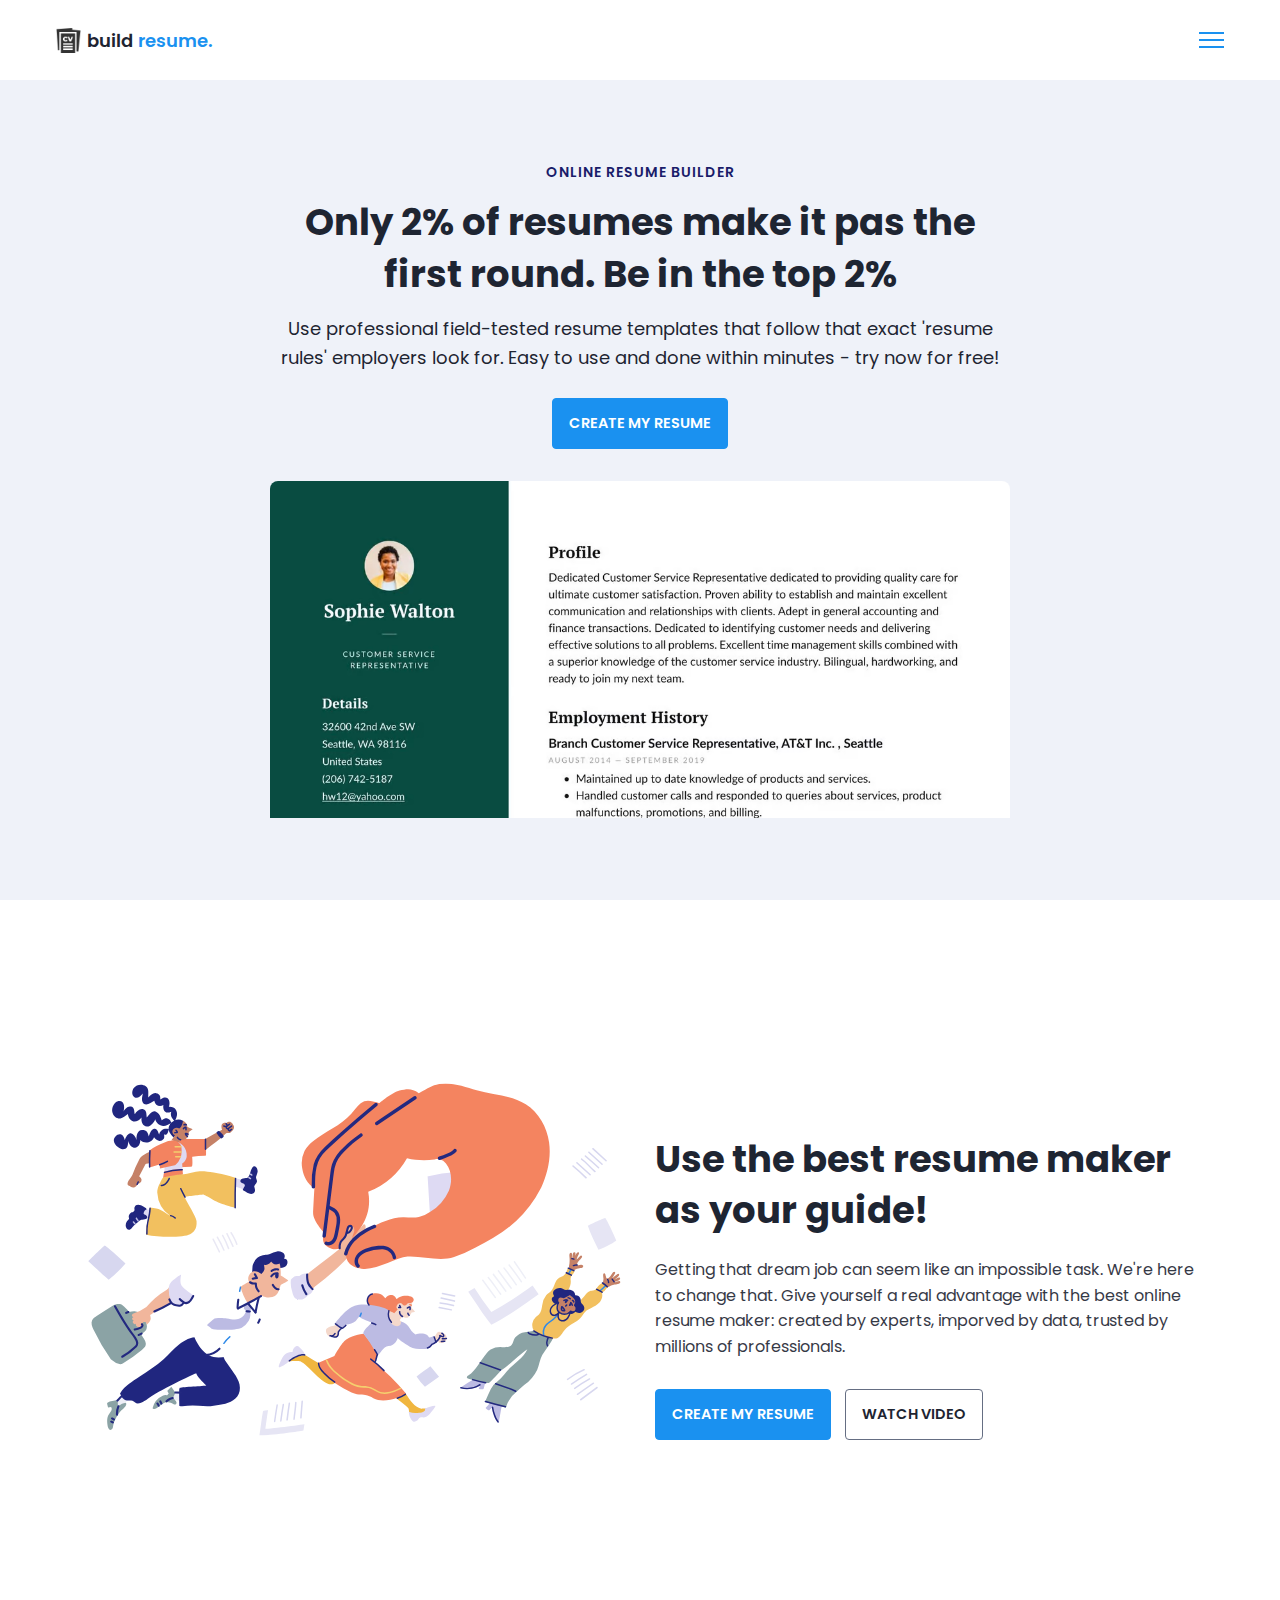
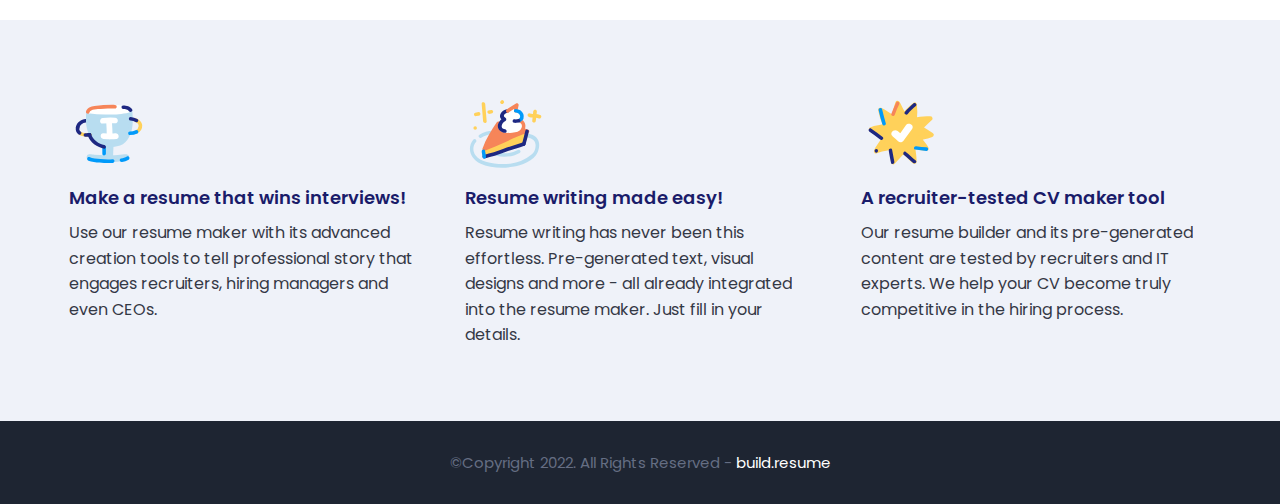
<file: Resume Builder/index.html>
<!DOCTYPE html>
<html>
    <head>
        <meta charset="utf-8">
        <meta http-equiv="X-UA-Compatible" content="IE=edge">
        <title>Home Page</title>
        <meta name="description" content="">
        <meta name="viewport" content="width=device-width, initial-scale=1">
        <link rel="stylesheet" href="css/main.css">
    </head>
    <body>

        <nav class = "navbar bg-white">
            <div class="container">
                <div class = "navbar-content">
                    <div class = "brand-and-toggler">
                        <a href = "index.html" class = "navbar-brand">
                            <img src = "images/curriculum-vitae.png" alt = "" class = "navbar-brand-icon">
                            <span class = "navbar-brand-text">build <span>resume.</span>
                        </a>
                        <button type = "button" class = "navbar-toggler-btn">
                            <div class = "bars">
                                <div class = "bar"></div>
                                <div class = "bar"></div>
                                <div class = "bar"></div>
                            </div>
                        </button>
                    </div>
                </div>
            </div>
        </nav>

        <header class = "header bg-bright" id = "header">
            <div class = "container">
                <div class = "header-content text-center">
                    <h6 class = "text-uppercase text-blue-dark fs-14 fw-6 ls-1">online resume builder</h6>
                    <h1 class = "lg-title">Only 2% of resumes make it pas the first round. Be in the top 2%</h1>
                    <p class = "text-dark fs-18">Use professional field-tested resume templates that follow that exact 'resume rules' employers look for. Easy to use and done within minutes - try now for free!</p>
                    <a href = "resume.html" class = "btn btn-primary text-uppercase">create my resume</a>
                    <img src = "images/dublin-resume-templates.avif">
                </div>
            </div>
        </header>

        <div class="section-one">
            <div class="container">
                <div class = "section-one-content">
                    <div class="section-one-l">
                        <img src = "images/visual-0c7080adf17f1f207276f613447c924f667dab34b7ac415cd7ef653172defd0b.svg">
                    </div>
                    <div class = "section-one-r text-center">
                        <h2 class = "lg-title">Use the best resume maker as your guide!</h2>
                        <p class = "text">Getting that dream job can seem like an impossible task. We're here to change that. Give yourself a real advantage with the best online resume maker: created by experts, imporved by data, trusted by millions of professionals.</p>
                        <div class = "btn-group">
                            <a href = "resume.html" class = "btn btn-primary text-uppercase">create my resume</a>
                            <a href = "#" class = "btn btn-secondary text-uppercase">watch video</a>
                        </div>
                    </div>
                </div>
            </div>
        </div>

        <div class = "section-two bg-bright">
            <div class="container">
                <div class="section-two-content">
                    <div class = "section-items">
                        <div class = "section-item">
                            <div class = "section-item-icon">
                                <img src = "images/feature-1-edf4481d69166ac81917d1e40e6597c8d61aa970ad44367ce78049bf830fbda5.svg" alt = "">
                            </div>
                            <h5 class = "section-item-title">Make a resume that wins interviews!</h5>
                            <p class = "text">Use our resume maker with its advanced creation tools to tell professional story that engages recruiters, hiring managers and even CEOs.</p>
                        </div>

                        <div class = "section-item">
                            <div class = "section-item-icon">
                                <img src = "images/feature-2-a7a471bd973c02a55d1b3f8aff578cd3c9a4c5ac4fc74423d94ecc04aef3492b.svg" alt = "">
                            </div>
                            <h5 class = "section-item-title">Resume writing made easy!</h5>
                            <p class = "text">Resume writing has never been this effortless. Pre-generated text, visual designs and more - all already integrated into the resume maker. Just fill in your details.</p>
                        </div>

                        <div class = "section-item">
                            <div class = "section-item-icon">
                                <img src = "images/feature-3-4e87a82f83e260488c36f8105e26f439fdc3ee5009372bb5e12d9421f32eabdd.svg" alt = "">
                            </div>
                            <h5 class = "section-item-title">A recruiter-tested CV maker tool</h5>
                            <p class = "text">Our resume builder and its pre-generated content are tested by recruiters and IT experts. We help your CV become truly competitive in the hiring process.</p>
                        </div>
                    </div>
                </div>
            </div>
        </div>

        <footer class = "footer bg-dark">
            <div class="container">
                <div class = "footer-content text-center">
                    <p class="fs-15">&copy;Copyright 2022. All Rights Reserved - <span>build.resume</span></p>
                </div>
            </div>
        </footer>
        
    </body>
</html>
</file>
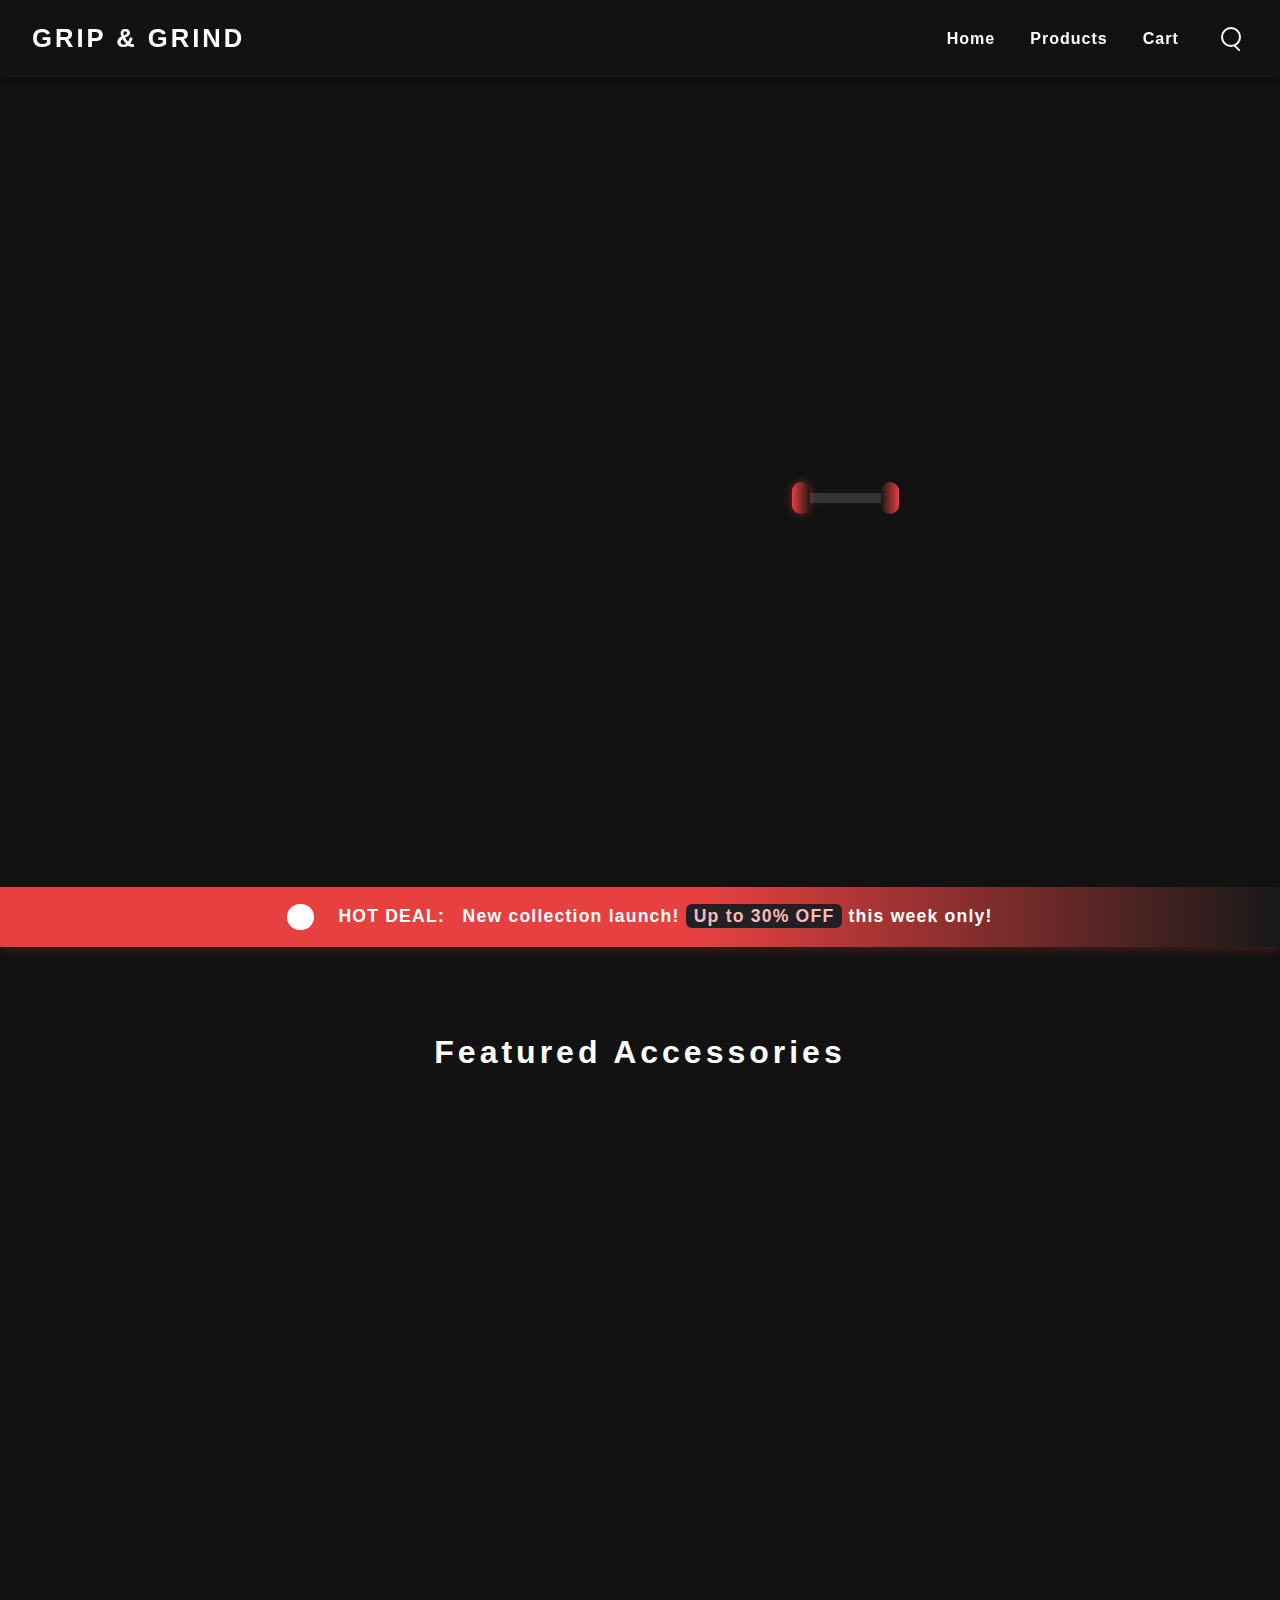
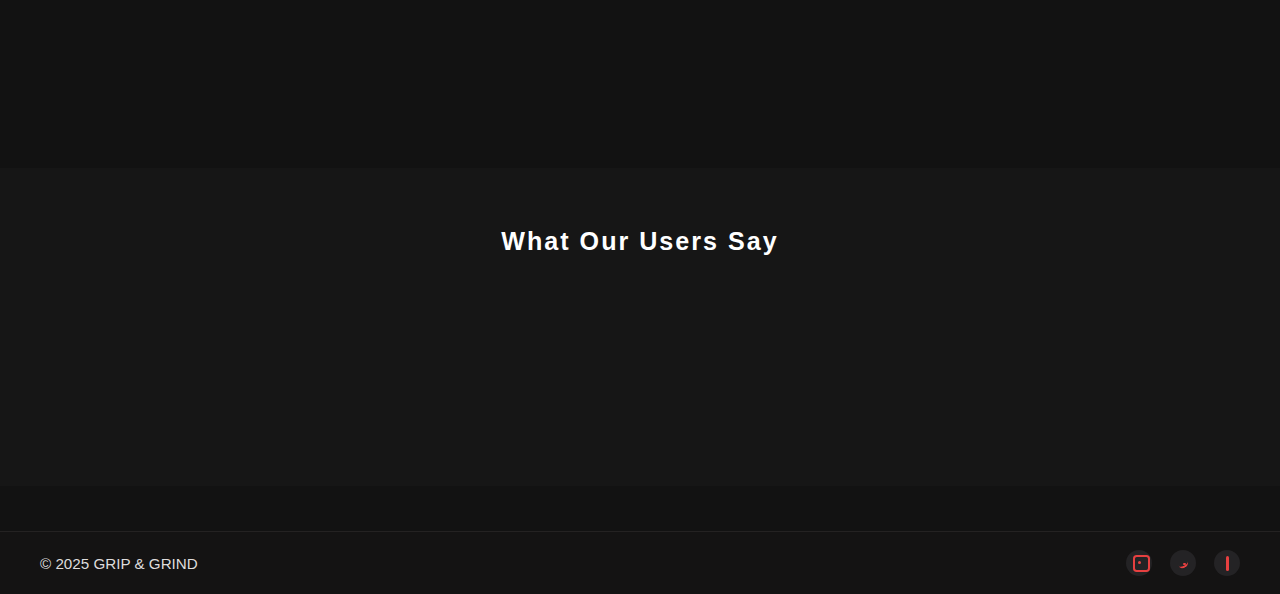
<file: Gym(Grip&Grind)/app.html>
<!DOCTYPE html>
<html lang="en">
<head>
  <meta charset="UTF-8" />
  <meta name="viewport" content="width=device-width,initial-scale=1.0">
  <title>GRIP & GRIND - Gym Accessories</title>
  <link rel="stylesheet" href="app.css" />
</head>
<body>
  <!-- Navigation -->
  <nav class="navbar">
    <div class="logo">GRIP & GRIND</div>
    <ul class="nav-links">
      <li><a href="#home" class="nav-link">Home</a></li>
      <li><a href="#products" class="nav-link">Products</a></li>
      <li><a href="#cart" class="nav-link">Cart</a></li>
      <li>
        <button class="search-btn" aria-label="Search">
          <span class="icon-search"></span>
        </button>
      </li>
    </ul>
    <button class="nav-toggle" aria-label="Toggle Navigation">
      <span></span><span></span><span></span>
    </button>
  </nav>

  <!-- Hero Section -->
  <header id="home" class="hero">
      <div class="hero-content fade-in">
        <h1>GRIP & GRIND</h1>
        <h2>ELEVATE YOUR TRAINING</h2>
        <p class="slogan">Gear Up. Lift Smart. Pay Less.</p>
        <a href="#products" class="cta-btn">SHOP NOW</a>
      </div>
      <!-- Lottie-style animated dumbbell icon -->
      <div class="hero-icon">
        <div class="dumbbell">
          <div class="bar"></div>
          <div class="plate plate-left"></div>
          <div class="plate plate-right"></div>
        </div>
      </div>
  </header>
  
  <!-- Sale Banner -->
  <section class="sale-banner">
      <span class="sale-icon"></span>
      <strong>HOT DEAL:</strong>
      <span>New collection launch! <span class="highlight">Up to 30% OFF</span> this week only!</span>
  </section>

  <!-- Featured Products -->
  <section id="products" class="products-section">
    <h2>Featured Accessories</h2>
    <div class="products-grid">
      <!-- Each .product-card animates on scroll -->
      <div class="product-card animate-on-scroll">
        <div class="product-icon wear"></div>
        <h3>Gym Wears</h3>
        <p>Breathable, durable apparel designed for performance.</p>
        <span class="price">$29</span>
      </div>
      <div class="product-card animate-on-scroll">
        <div class="product-icon band"></div>
        <h3>Resistance Bands</h3>
        <p>Versatile for warm-ups, stretching, and strength training.</p>
        <span class="price">$15</span>
      </div>
      <div class="product-card animate-on-scroll">
        <div class="product-icon gloves"></div>
        <h3>Gloves</h3>
        <p>Comfort grip & extra support to reduce hand fatigue.</p>
        <span class="price">$19</span>
      </div>
      <div class="product-card animate-on-scroll">
        <div class="product-icon grip-powder"></div>
        <h3>Grip Powder</h3>
        <p>Enhances grip, reduces sweat for safer lifts.</p>
        <span class="price">$10</span>
      </div>
      <div class="product-card animate-on-scroll">
        <div class="product-icon liquid-chalk"></div>
        <h3>Liquid Chalk</h3>
        <p>No mess, long-lasting grip for intense sessions.</p>
        <span class="price">$12</span>
      </div>
      <div class="product-card animate-on-scroll">
        <div class="product-icon bottle"></div>
        <h3>Water Bottles</h3>
        <p>Stay hydrated with sleek, spill-proof bottles.</p>
        <span class="price">$9</span>
      </div>
    </div>
  </section>

  <!-- Testimonials (optional) -->
  <section class="testimonials">
    <h2>What Our Users Say</h2>
    <div class="testimonial-list">
      <div class="testimonial-card animate-on-scroll">
        <p>“Top-notch gear & super fast delivery. My new go-to gym store!”</p>
        <span>- Priya, Mumbai</span>
      </div>
      <div class="testimonial-card animate-on-scroll">
        <p>“Their resistance bands and gloves are best in class, great prices too.”</p>
        <span>- Akash, Bangalore</span>
      </div>
      <div class="testimonial-card animate-on-scroll">
        <p>“Loved the grip powder. Game changer for my lifts!”</p>
        <span>- Rhea, Delhi</span>
      </div>
    </div>
  </section>

  <!-- Footer -->
  <footer class="footer">
    <div class="footer-content">
      <div>© 2025 GRIP & GRIND</div>
      <div class="footer-socials">
        <a href="#" aria-label="Instagram" class="footer-icon icon-instagram"></a>
        <a href="#" aria-label="Twitter" class="footer-icon icon-twitter"></a>
        <a href="#" aria-label="Facebook" class="footer-icon icon-facebook"></a>
      </div>
    </div>
  </footer>

  <script src="app.js"></script>
</body>
</html>
</file>
<file: Resume Builder/css/main.css>
@import url('https://fonts.googleapis.com/css2?family=Manrope:wght@200;300;400;500;600;700;800&family=Poppins:ital,wght@0,100;0,200;0,300;0,400;0,500;0,600;0,700;0,800;0,900;1,100;1,200;1,300;1,400;1,500;1,600;1,700;1,800;1,900&display=swap');

:root{
    --clr-blue: #1A91F0;
    --clr-blue-mid: #1170CD;
    --clr-blue-dark: #1A1C6A;
    --clr-white: #fff;
    --clr-bright: #EFF2F9;
    --clr-dark: #1e2532;
    --clr-black: #000;
    --clr-grey: #656e83;
    --clr-green: #084C41;
    --font-poppins: 'Poppins', sans-serif;
    --font-manrope: 'Manrope', sans-serif;;
    --transition: all 300ms ease-in-out;
}

*{
    padding: 0;
    margin: 0;
    box-sizing: border-box;
}

html{
    font-size: 10px;
}

body{
    font-size: 1.6rem;
    font-family: var(--font-poppins);
}

button{
    border: none;
    background-color: transparent;
    outline: 0;
    cursor: pointer;
    font-family: inherit;
}

img{
    width: 100%;
    display: block;
}

a{
    text-decoration: none;
}

/* fonts */
.font-poppins{font-family: var(--font-poppins);}
.font-manrope{font-family: var(--font-manrope);}

/* text colors */
.text-blue{color: var(--clr-blue);}
.text-blue-mid{color: var(--clr-blue-mid);}
.text-blue-dark{color: var(--clr-blue-dark);}
.text-bright{color: var(--clr-bright);}
.text-dark{color: var(--clr-dark);}
.text-grey{color: var(--clr-grey);}
.text-white{color: var(--clr-white);}

/* backgrounds */
.bg-blue{background-color: var(--clr-blue);}
.bg-blue-mid{background-color: var(--clr-blue-mid);}
.bg-blue-dark{background-color: var(--clr-blue-dark);}
.bg-bright{background-color: var(--clr-bright);}
.bg-dark{background-color: var(--clr-dark);}
.bg-grey{background-color: var(--clr-grey);}
.bg-white{background-color: var(--clr-white);}
.bg-black{background-color: var(--clr-black);}
.bg-green{background-color: var(--clr-green);}

.text-center{ text-align: center;}
.text-left{text-align: left;}
.text-right{text-align: right;}
.text-uppercase{text-transform: uppercase;}
.text-lowercase{text-transform: lowercase;}
.text-capitalize{text-transform: capitalize;}
.text{
    color: var(--clr-dark);
    opacity: 0.9;
    margin: 2rem 0;
    line-height: 1.6;
}

.fw-2{font-weight: 200;}
.fw-3{font-weight: 300;}
.fw-4{font-weight: 400;}
.fw-5{font-weight: 500;}
.fw-6{font-weight: 600;}
.fw-7{font-weight: 700;}
.fw-8{font-weight: 800;}

.fs-13{font-size: 13px;}
.fs-14{font-size: 14px;}
.fs-15{font-size: 15px;}
.fs-16{font-size: 16px;}
.fs-17{font-size: 17px;}
.fs-18{font-size: 18px;}
.fs-19{font-size: 19px;}
.fs-20{font-size: 20px;}
.fs-21{font-size: 21px;}
.fs-22{font-size: 22px;}
.fs-23{font-size: 23px;}
.fs-24{font-size: 24px;}
.fs-25{font-size: 25px;}

.ls-1{letter-spacing: 1px;}
.ls-2{letter-spacing: 2px;}

.container{
    max-width: 1200px;
    margin: 0 auto;
    padding: 0 1.6rem;
}

/* bars button */
.bars{
    display: flex;
    flex-direction: column;
    justify-content: space-between;
    height: 16.5px;
    width: 25px;
}
.bars .bar{
    width: 100%;
    height: 2px;
    background-color: var(--clr-blue);
    transition: var(--transition);
}

.bars:hover .bar{
    background-color: var(--clr-dark);
}

/* buttons */
.btn{
    font-size: 14.5px;
    font-weight: 600;
    padding: 1.4rem 1.6rem;
    border-radius: 4px;
    display: inline-block;
}

.btn-primary{
    background-color: var(--clr-blue);
    color: var(--clr-white);
    border: 1px solid var(--clr-blue);
    transition: var(--transition);
}

.btn-primary:hover{
    background-color: transparent;
    color: var(--clr-dark);
    border-color: var(--clr-grey);
}

.btn-secondary{
    background-color: transparent;
    color: var(--clr-dark);
    border: 1px solid var(--clr-grey);
    transition: var(--transition);
}

.btn-secondary:hover{
    background-color: var(--clr-blue);
    color: var(--clr-white);
    border-color: var(--clr-blue);
}

.btn-group button:first-child, .btn-group a:first-child{
    margin-right: 1rem!important;
}

/* navbar part */
.navbar{
    height: 80px;
    display: flex;
    align-items: center;
    box-shadow: rgba(0, 0, 0, 0.08) 0px 3px 8px;
}

.navbar .container{
    width: 100%;
}

.navbar-brand{
    display: flex;
    align-items: center;
    justify-content: flex-start;
    font-size: 1.8rem;
}
.navbar-brand-text{
    color: var(--clr-dark);
    font-weight: 600;
}
.navbar-brand-text span{
    color: var(--clr-blue);
}
.navbar-brand-icon{
    width: 25px;
    margin-right: 6px;
    opacity: 0.8;
}
.brand-and-toggler{
    display: flex;
    align-items: center;
    justify-content: space-between;
}
.header{
    min-height: calc(100vh - 80px);
    display: flex;
    flex-direction: column;
    align-items: center;
    justify-content: center;
}
.header-content{
    max-width: 740px;
    margin-right: auto;
    margin-left: auto;
}
.header-content img{
    max-width: 760px;
    border-top-right-radius: 8px;
    border-top-left-radius: 8px;
    margin-top: 3.2rem;
}
.lg-title{
    margin: 1.4rem 0;
    font-size: 37px;
    line-height: 1.4;
    color: var(--clr-dark);
}
.header-content p{
    margin-bottom: 2.6rem;
    line-height: 1.6;
}


/* section one */
.section-one{
    padding: 64px 0;
    min-height: 80vh;
    display: flex;
    align-items: center;
}
.section-one-l img{
    max-width: 545px;
    margin-right: auto;
    margin-left: auto;
}
.section-one-r{
    margin-top: 4rem;
}

.section-one .btn-group{
    margin-top: 2rem;
}
.section-one-r{
    max-width: 545px;
    margin-right: auto;
    margin-left: auto;
}
.section-one-r .btn-group{
    margin-top: 3rem;
}

/* section two */
.section-two{
    padding: 64px 0;
}
.section-two .section-items{
    display: grid;
    gap: 2rem;
}

.section-two .section-item{
    max-width: 350px;
    text-align: center;
    margin-right: auto;
    margin-left: auto;
}
.section-two .section-item-icon{
    margin: 1rem 0;
}
.section-two .section-item-icon img{
    width: 80px;
    margin-right: auto;
    margin-left: auto;
}
.section-two .section-item-title{
    color: var(--clr-blue-dark);
    font-size: 1.8rem;
    font-weight: 600;
}
.section-two .text{
    margin: 0.9rem 0;
}

/* footer */
.footer{
    padding: 3rem 0;
}
.footer-content p{
    color: var(--clr-grey);
}
.footer-content p span{
    color: var(--clr-white);
}

/* media queries */
@media screen and (min-width: 768px){
    .section-two .section-items{
        grid-template-columns: repeat(2, 1fr);
    }
}

@media screen and (min-width: 992px){
    .section-one-content{
        display: grid;
        grid-template-columns: repeat(2, 1fr);
        column-gap: 3rem;
    }
    .section-one-r{
        text-align: left;
    }
    .section-two .section-items{
        grid-template-columns: repeat(3, 1fr);
    }
    .section-two .section-item{
        text-align: left;
    }
    .section-two .section-item-icon img{
        margin-left: 0;
    }
}



/* resume page */
#about-sc{
    padding: 64px 0;
}

.cv-form-row-title{
    background-color: var(--clr-dark);
    padding: 0.8rem 1.6rem;
    margin-bottom: 2rem;
}

.cv-form-row-title h3{
    color: var(--clr-white);
    font-weight: 500;
    text-transform: uppercase;
    letter-spacing: 1.5px;
    font-size: 1.7rem;
}
.cv-form-blk{
    margin: 3rem 0;
}
.cv-form-row{
    padding: 3rem 2rem 0 2rem;
    border: 1px solid rgba(0, 0, 0, 0.08);
    margin-bottom: 1rem;
    position: relative;
}
textarea{
    resize: none;
}
.form-elem{
    margin-bottom: 3rem;
    position: relative;
}
.form-label{
    display: block;
    font-weight: 600;
    font-size: 14px;
    color: var(--clr-dark);
    margin-bottom: 0.5rem;
}
.form-control{
    border-radius: none;
    border: 1px solid rgba(0, 0, 0, 0.1);
    font-size: 14px;
    padding: 0.8rem 1.6rem;
    font-family: inherit;
    width: 100%;
    outline: 0;
    transition: var(--transition);
}

.form-control:focus{
    border-color: rgba(0, 0, 0, 0.3);
}
.form-text{
    color: #ca0b00;
    font-size: 12px;
    position: absolute;
    letter-spacing: 0.5px;
    top: calc(100% + 2px);
    left: 0;
    width: 100%;
}
.cols-3, .cols-2{
    display: grid;
}
.repeater-add-btn{
    width: 25px;
    height: 25px;
    background-color: var(--clr-blue-mid);
    font-size: 1.6rem;
    color: var(--clr-white);
    margin: 1rem 0;
}
.repeater-remove-btn{
    position: absolute;
    top: 10px;
    right: 10px;
    z-index: 999;
    width: 25px;
    height: 25px;
    border-radius: 50%;
    background-color: #ca0b00;
    color: var(--clr-white);
    font-size: 1.6rem;
}

/* preview section */
.preview-cnt{
    border-radius: 5px;
    display: grid;
    grid-template-columns: 32% auto;
    box-shadow: rgba(149, 157, 165, 0.2) 0px 8px 24px;
    overflow: hidden;
}

.preview-cnt-l{
    padding: 3rem 3rem 2rem 3rem;
}
.preview-cnt-r{
    padding: 3rem 3rem 3rem 4rem;
}
.preview-cnt-l .preview-blk:nth-child(1){
    text-align: center;
}
.preview-image{
    width: 120px;
    height: 120px;
    border-radius: 50%;
    overflow: hidden;
    margin-right: auto;
    margin-left: auto;
}
.preview-image img{
    width: 100%;
    height: 100%;
    object-fit: cover;
}
.preview-item-name{
    font-size: 2.4rem;
    font-weight: 600;
    margin: 1.8rem 0;
    position: relative;
}
.preview-item-name::after{
    position: absolute;
    content: "";
    bottom: -10px;
    width: 50px;
    height: 1.5px;
    background-color: rgba(255, 255, 255, 0.5);
    left: 50%;
    transform: translateX(-50%);
}
.preview-blk{
    padding: 1rem 0;
    margin-bottom: 1rem;
}
.preview-blk-title h3{
    text-transform: uppercase;
    letter-spacing: 0.5px;
    border-bottom: 0.5px solid rgba(0, 0, 0, 0.08);
    padding-bottom: 0.5rem;
}
.preview-blk-title{
    margin-bottom: 1rem;
}
.preview-blk-list .preview-item{
    font-size: 1.5rem;
    margin-bottom: 0.2rem;
    opacity: 0.95;
}
.preview-cnt-r .preview-blk-title{
    color: var(--clr-dark);
}
.preview-cnt-r .preview-blk-list .preview-item{
    margin-top: 1.8rem;
}

.achievements-items.preview-blk-list .preview-item span:first-child,
.educations-items.preview-blk-list .preview-item span:first-child,
.experiences-items.preview-blk-list .preview-item span:first-child{
    display: block;
    font-weight: 600;
    margin-bottom: 1rem;
    background-color: rgba(0, 0, 0, 0.03);
}

.educations-items.preview-blk-list .preview-item span:nth-child(2),
.experiences-items.preview-blk-list .preview-item span:nth-child(2){
    font-weight: 600;
    margin-right: 1rem;
}

.educations-items.preview-blk-list .preview-item span:nth-child(3),
.experiences-items.preview-blk-list .preview-item span:nth-child(3){
    font-style: italic;
    margin-right: 1rem;
}

.educations-items.preview-blk-list .preview-item span:nth-child(4),
.educations-items.preview-blk-list .preview-item span:nth-child(5),
.experiences-items.preview-blk-list .preview-item span:nth-child(4),
.experiences-items.preview-blk-list .preview-item span:nth-child(5){
    margin-right: 1rem;
    background-color: var(--clr-green);
    color: var(--clr-white);
    padding: 0 1rem;
    border-radius: 0.6rem;
}

.educations-items.preview-blk-list .preview-item span:nth-child(6),
.experiences-items.preview-blk-list .preview-item span:nth-child(6){
    font-size: 13.5px;
    display: block;
    opacity: 0.8;
    margin-top: 1rem;
}
.projects-items.preview-blk-list .preview-item span{
    display: block;
}

@media screen and (min-width: 768px){
    .cols-3{
        grid-template-columns: repeat(3, 1fr);
        column-gap: 2rem;
    }
    .cols-2{
        grid-template-columns: repeat(2, 1fr);
        column-gap: 2rem;
    }
}

@media screen and (min-width: 992px){
    .cv-form-row{
        padding: 3rem 3rem 0rem 3rem;
    }
    .cols-3{
        grid-template-columns: repeat(3, 1fr);
    }
}

.print-btn-sc{
    margin: 2rem 0 6rem 0;
}

/* print section */
@media print{
    body *{
        visibility: hidden;
    }

    .non_print_area{
        display: none;
    }

    .print_area, .print_area *{
        visibility: visible;
    }

    .print_area{
        width: 100%;
        position: absolute;
        left: 0;
        top: 0;
        overflow: hidden;
    }
}
</file>
<file: Gym(Grip&Grind)/app.css>
:root {
  --black: #121212;
  --white: #fff;
  --red: #e74040;
  --gray: #424242;
  --card-bg: #181818;
  --border-radius: 1rem;
  --transition: 0.4s cubic-bezier(.45,.11,.22,1.07);
  --font-main: 'Montserrat', 'Arial', sans-serif;
}

html {
  scroll-behavior: smooth;
  font-size: 16px;
}

body {
  margin: 0;
  padding: 0;
  background: var(--black);
  color: var(--white);
  font-family: var(--font-main);
  overflow-x: hidden;
}

/* ============= NAVIGATION ============= */
.navbar {
  display: flex;
  align-items: center;
  justify-content: space-between;
  padding: 1.25rem 2rem;
  background: rgba(18,18,18,0.98);
  box-shadow: 0 2px 16px 0 rgba(0,0,0,0.35);
  position: sticky;
  top: 0;
  z-index: 999;
}

.logo {
  font-size: 1.6rem;
  font-weight: 900;
  letter-spacing: 3px;
  color: var(--white);
}

.nav-links {
  list-style: none;
  display: flex;
  align-items: center;
  gap: 2.2rem;
  margin: 0;
  padding: 0;
}

.nav-link {
  color: var(--white);
  font-weight: 700;
  font-size: 1rem;
  text-decoration: none;
  transition: color 0.2s;
  letter-spacing: 1px;
}

.nav-link:hover {
  color: var(--red);
}

.search-btn {
  background: none;
  border: none;
  cursor: pointer;
  padding: 7px;
  border-radius: 50%;
}

.icon-search {
  width: 1.2em;
  height: 1.2em;
  display: inline-block;
  border: 2px solid var(--white);
  border-radius: 50%;
  position: relative;
}
.icon-search::after {
  content: "";
  position: absolute;
  bottom: -4px;
  right: -2px;
  width: 0.6em;
  height: 2px;
  background: var(--white);
  border-radius: 2px;
  transform: rotate(45deg);
}

.nav-toggle {
  display: none;
  flex-direction: column;
  background: none;
  border: none;
  z-index: 1000;
}

.nav-toggle span {
  width: 26px;
  height: 4px;
  background: var(--white);
  margin: 3px 0;
  border-radius: 3px;
  display: block;
  transition: all .3s;
}

@media (max-width: 900px) {
  .nav-links {
    display: none;
    position: fixed;
    top: 65px;
    left: 0;
    width: 100vw;
    background: var(--black);
    flex-direction: column;
    gap: 2rem;
    padding: 2rem 0;
    z-index: 10;
  }
  .nav-links.open {
    display: flex;
    animation: slideDown .5s;
  }
  .nav-toggle {
    display: flex;
  }
  @keyframes slideDown {
    from { opacity:0; transform: translateY(-14px);}
    to { opacity:1; transform: translateY(0);}
  }
}

/* ============= HERO SECTION ============= */
.hero {
  display: flex;
  flex-wrap: wrap;
  align-items: center;
  justify-content: center;
  background: var(--black);
  min-height: 90vh;
  padding: 4rem 2rem 2rem;
  position: relative;
  overflow: hidden;
  box-sizing: border-box;
}

.hero-content {
  max-width: 500px;
  margin-right: 2.5rem;
  z-index: 2;
}

.hero-content h1 {
  color: var(--white);
  font-size: 2.8rem;
  font-weight: 900;
  text-transform: uppercase;
  letter-spacing: 5px;
  margin: 0 0 0.6rem 0;
  line-height: 1.1;
  text-shadow: 2px 3px 10px rgba(30,0,0,0.45);
}

.hero-content h2 {
  color: var(--red);
  font-size: 1.45rem;
  font-weight: 700;
  letter-spacing: 2px;
  text-transform: uppercase;
  margin-bottom: 2rem;
}

.slogan {
  color: var(--white);
  font-size: 1rem;
  font-weight: 400;
  letter-spacing: 1px;
  margin-bottom: 2.2rem;
  opacity: 0.85;
}

.cta-btn {
  display: inline-block;
  background: var(--red);
  color: var(--white);
  font-size: 1.05rem;
  font-weight: 800;
  letter-spacing: 1.5px;
  padding: 0.9em 2.8em;
  border-radius: 36px;
  text-decoration: none;
  box-shadow: 0 3px 24px 2px var(--red), 0 0 2px #fff;
  transition: background var(--transition), transform .2s;
  border: none;
  cursor: pointer;
}
.cta-btn:hover {
  background: #bc2323;
  transform: scale(1.06) translateY(-2px);
}

.hero-icon {
  flex: 1;
  min-width: 240px;
  display: flex;
  align-items: center;
  justify-content: center;
  z-index: 1;
}

/* Simulated Lottie-style: Animated Dumbbell */
.dumbbell {
  width: 90px; height: 44px;
  position: relative;
  animation: dumbbell-move 1.8s infinite cubic-bezier(0.5,1.3,0.5,1.3);
}

@keyframes dumbbell-move {
  0%, 100% { transform: translateY(0);}
  50% {transform: translateY(-15px) rotate(-8deg);}
}

.bar {
  width: 90px;
  height: 10px;
  background: #333;
  border-radius: 7px;
  position: absolute;
  top: 17px; left: 0;
  box-shadow: 0 1px 3px #1a1a1a;
}
.plate {
  width: 18px;
  height: 32px;
  background: var(--gray);
  border-radius: 9px;
  position: absolute;
  top: 6px;
}
.plate-left {
  left: -8px;
  background: linear-gradient(90deg, #e74040, #281515);
  box-shadow: 0 0 8px #e7404080;
}
.plate-right {
  right: -9px;
  background: linear-gradient(90deg,#181818,#e74040);
}
@media (max-width: 700px) {
  .hero {
    flex-direction: column;
    text-align: center;
    padding: 3rem 1rem 1rem;
  }
  .hero-content {
    margin-right: 0;
    margin-bottom: 2.5rem;
  }
  .hero-icon { min-width: 120px;}
  .dumbbell {width:65px;}
}

/* Fade-in for hero-content */
.fade-in {
  opacity: 0;
  transform: translateY(24px);
  animation: fadein 1.2s 0.3s forwards;
}
@keyframes fadein {
  to { opacity:1; transform: none; }
}

/* ============= SALE BANNER ============= */
.sale-banner {
  width: 100%;
  background: linear-gradient(90deg, #e74040 55%, #181818);
  color: var(--white);
  text-align: center;
  padding: 0.95em 0;
  font-weight: 700;
  font-size: 1.1em;
  letter-spacing: 1.2px;
  display: flex;
  align-items: center;
  gap: 1em;
  justify-content: center;
  box-shadow: 0 2px 10px #e7404048;
  margin-bottom: 0.7rem;
}
.sale-icon {
  display: inline-block;
  width: 1.5em; height: 1.5em;
  background: var(--white);
  border-radius: 50%;
  margin-right: 0.4em;
  position: relative;
}
.sale-icon::after {
  /* Sale tag animation */
  content: '';
  display: block;
  background: var(--red);
  width: 1.5em; height: 0.6em;
  border-radius: 8px 8px 16px 16px/16px 16px 7px 7px;
  position: absolute;
  top:-0.6em; left: 0;
  animation: tag-wave 0.9s infinite;
}
@keyframes tag-wave {
  0% { transform: rotate(-12deg);}
  50% {transform: rotate(10deg) scaleY(0.97);}
  100%{transform:rotate(-12deg);}
}
.highlight {color:#ffbaba; background:#212024; padding:2px 8px; border-radius:6px;}

/* ============= PRODUCTS SECTION ============= */
.products-section {
  max-width: 1200px;
  margin: 2.8rem auto 0;
  padding: 1rem 2rem 3rem;
  text-align: center;
}
.products-section h2 {
  font-size: 2rem;
  font-weight: 900;
  margin-bottom: 2.5rem;
  letter-spacing: 4px;
  color: var(--white);
}

.products-grid {
  display: grid;
  grid-template-columns: repeat(auto-fit, minmax(240px,1fr));
  gap: 2.2rem;
  width: 100%;
}

.product-card {
  background: var(--card-bg);
  border-radius: var(--border-radius);
  box-shadow: 0 2px 20px 3px #00000040;
  padding: 2.2rem 1.2rem 1.5rem;
  display: flex;
  flex-direction: column;
  align-items: center;
  opacity: 0;
  transform: translateY(60px) scale(0.98);
  transition: all .7s cubic-bezier(.16,0,.7,0.92), box-shadow 0.3s;
  will-change: opacity, transform;
  border: 2px solid transparent;
}

.product-card.visible {
  opacity: 1;
  transform: none;
}

.product-card:hover {
  box-shadow: 0 8px 32px 8px #e7404024, 0 2px 8px #222;
  border-color: var(--red);
  transform: scale(1.03) translateY(-4px);
}

.product-card h3 {
  margin: 1.2rem 0 0.7rem 0;
  font-size: 1.18rem;
  color: var(--white);
  font-weight: 800;
}

.product-card p {
  color: #eeeeee;
  font-size: 0.98rem;
  opacity: 0.9;
  margin-bottom: 1.3rem;
}

.price {
  background: #242324;
  color: var(--red);
  font-weight: bold;
  font-size: 1.1rem;
  padding: 0.27em 1.2em;
  border-radius: 20px;
  letter-spacing: 1.5px;
  box-shadow: 0 2px 8px #e7404028;
}

/* Simulated animated icons for products */
.product-icon {
  width: 54px; height:54px;
  display: flex; align-items:center; justify-content:center;
  margin-bottom: 0.7rem;
  position:relative;
}
.product-icon:before,
.product-icon:after {
  content:'';
  display: block;
  position: absolute;
}
.product-icon.wear {
  background: linear-gradient(135deg,#e74040 80%,#101015 95%);
  border-radius: 35% 65% 58% 42%/44% 51% 49% 56%;
  animation: bounce-icon 1.8s infinite;
}
.product-icon.band {
  background: #232323;
  border: 3px solid var(--red);
  border-radius: 15px;
}
.product-icon.band:before {
  width: 22px; height: 8px;
  background: var(--red);
  border-radius: 8px;
  top: 11px; left: 16px;
  transform: rotate(-18deg);
}
.product-icon.band:after {
  width: 22px; height: 8px;
  background: var(--red);
  border-radius: 8px;
  bottom: 11px; left: 16px;
  transform: rotate(18deg);
}
.product-icon.gloves {
  background: #222;
  border-radius: 15px 25px 21px 34px/34px 29px 42px 39px;
}
.product-icon.gloves:before {
  width: 8px; height: 26px;
  background: var(--red);
  border-radius: 20px;
  left: 8px; top: 8px;
}
.product-icon.gloves:after {
  width: 8px; height: 26px;
  background: var(--red);
  border-radius: 20px;
  right: 8px; top: 8px;
}
.product-icon.grip-powder {
  background: #19191a;
  border-bottom: 6px solid var(--red);
  border-radius: 12px;
}
.product-icon.grip-powder:before {
  width: 8px; height: 8px;
  border-radius: 100%;
  background: #fff;
  top: 16px; left: 22px;
  opacity: 0.7;
  animation: sparkle 1.4s infinite;
}
@keyframes sparkle {
  0%,100%{opacity:.6;}
  50%{opacity:1;}
}
.product-icon.liquid-chalk {
  background: linear-gradient(115deg,#434748,#ffffff22 70%);
  border-radius: 12px;
}
.product-icon.liquid-chalk:before {
  width: 15px; height: 11px;
  background: var(--red);
  border-radius: 10px 10px 16px 16px/15px 13px 27px 20px;
  left: 19px; bottom: -9px;
}
.product-icon.bottle {
  background: linear-gradient(90deg,#232323,#555 80%);
  border-radius: 11px 11px 18px 18px;
}
.product-icon.bottle:before {
  width: 20px; height: 10px;
  background: var(--red);
  border-radius: 10px 10px 2px 2px;
  left: 17px; top: -10px;
}
@keyframes bounce-icon {
  0%, 100% { transform: translateY(0);}
  50% {transform: translateY(-10px);}
}

/* ============= TESTIMONIALS ============= */
.testimonials {
  background: #161616;
  padding: 2.4rem 1rem 2.8rem 1rem;
  text-align: center;
}

.testimonials h2 {
  font-size: 1.57rem;
  color: var(--white);
  font-weight: 800;
  margin-bottom: 2rem;
  letter-spacing: 2px;
}

.testimonial-list {
  display: flex;
  gap: 2rem;
  justify-content: center;
  flex-wrap: wrap;
}

.testimonial-card {
  background: #1a1a1a;
  max-width: 350px;
  margin: 0 auto;
  padding: 1.7rem 1.3rem 1.2rem;
  border-radius: 19px;
  box-shadow: 0 3px 20px #e7404020;
  color: #f2f2f2;
  font-size: 1.05rem;
  opacity: 0;
  transform: translateY(30px) scale(0.99);
  transition: all .7s;
}

.testimonial-card.visible {
  opacity: 1;
  transform: none;
}

.testimonial-card span {
  font-size: 0.96em;
  font-style: italic;
  color: #fff3;
  margin-top: 0.8rem;
  display: inline-block;
}

@media (max-width: 900px) {
  .testimonial-list, .products-grid {
    flex-direction: column;
    gap: 1.1rem;
    display: flex;
  }
}

/* ============= FOOTER ============= */
.footer {
  background: #141313;
  color: #dedcdc;
  font-size: .95rem;
  padding: 1.2em 0;
  margin-top: 3em;
  border-top: 1px solid #242222;
}
.footer-content {
  max-width: 1200px;
  margin: 0 auto;
  padding: 0 1em;
  display: flex;
  justify-content: space-between;
  align-items: center;
  flex-wrap: wrap;
}
.footer-socials {
  display: flex;
  gap: 1.2em;
}
.footer-icon {
  width: 1.7em; height: 1.7em;
  display: inline-block;
  background: #242325;
  border-radius: 50%;
  color: var(--red);
  position: relative;
  transition: background .2s;
}
.footer-icon:hover { background: var(--red);}
.footer-icon.icon-instagram::before {
  content: "";
  position: absolute;
  left: 0.44em; top: .33em;
  width: .85em; height: .85em;
  border-radius: 22%;
  border: 2px solid var(--red);
}
.footer-icon.icon-instagram::after{
  content:'';
  position:absolute;
  left: .77em; top: .68em;
  width: .22em; height: .22em;
  background: var(--red);
  border-radius:50%;
}
.footer-icon.icon-twitter::before{
  content:'';
  position:absolute;
  left:.52em; top:.58em;
  width:.68em; height: .48em;
  border-bottom:2px solid var(--red);
  border-radius: 100%;
  transform: rotate(-25deg);
}
.footer-icon.icon-twitter::after{
  content:'';
  position:absolute;
  left:.85em;top:.85em;width:.17em;height:.1em;
  background:var(--red);border-radius:.12em;
}
.footer-icon.icon-facebook::before{
  content:'';
  position:absolute;
  left:.75em;top:.38em;width:.24em;height:1em;
  background:var(--red);
  border-radius:.12em;
}


/* ============= SCROLLBAR (Dark) ============= */
::-webkit-scrollbar {
  width: 10px;
}
::-webkit-scrollbar-thumb {
  background: #232323;
  border-radius: 8px;
}
::-webkit-scrollbar-track {
  background: #191919;
}
</file>
